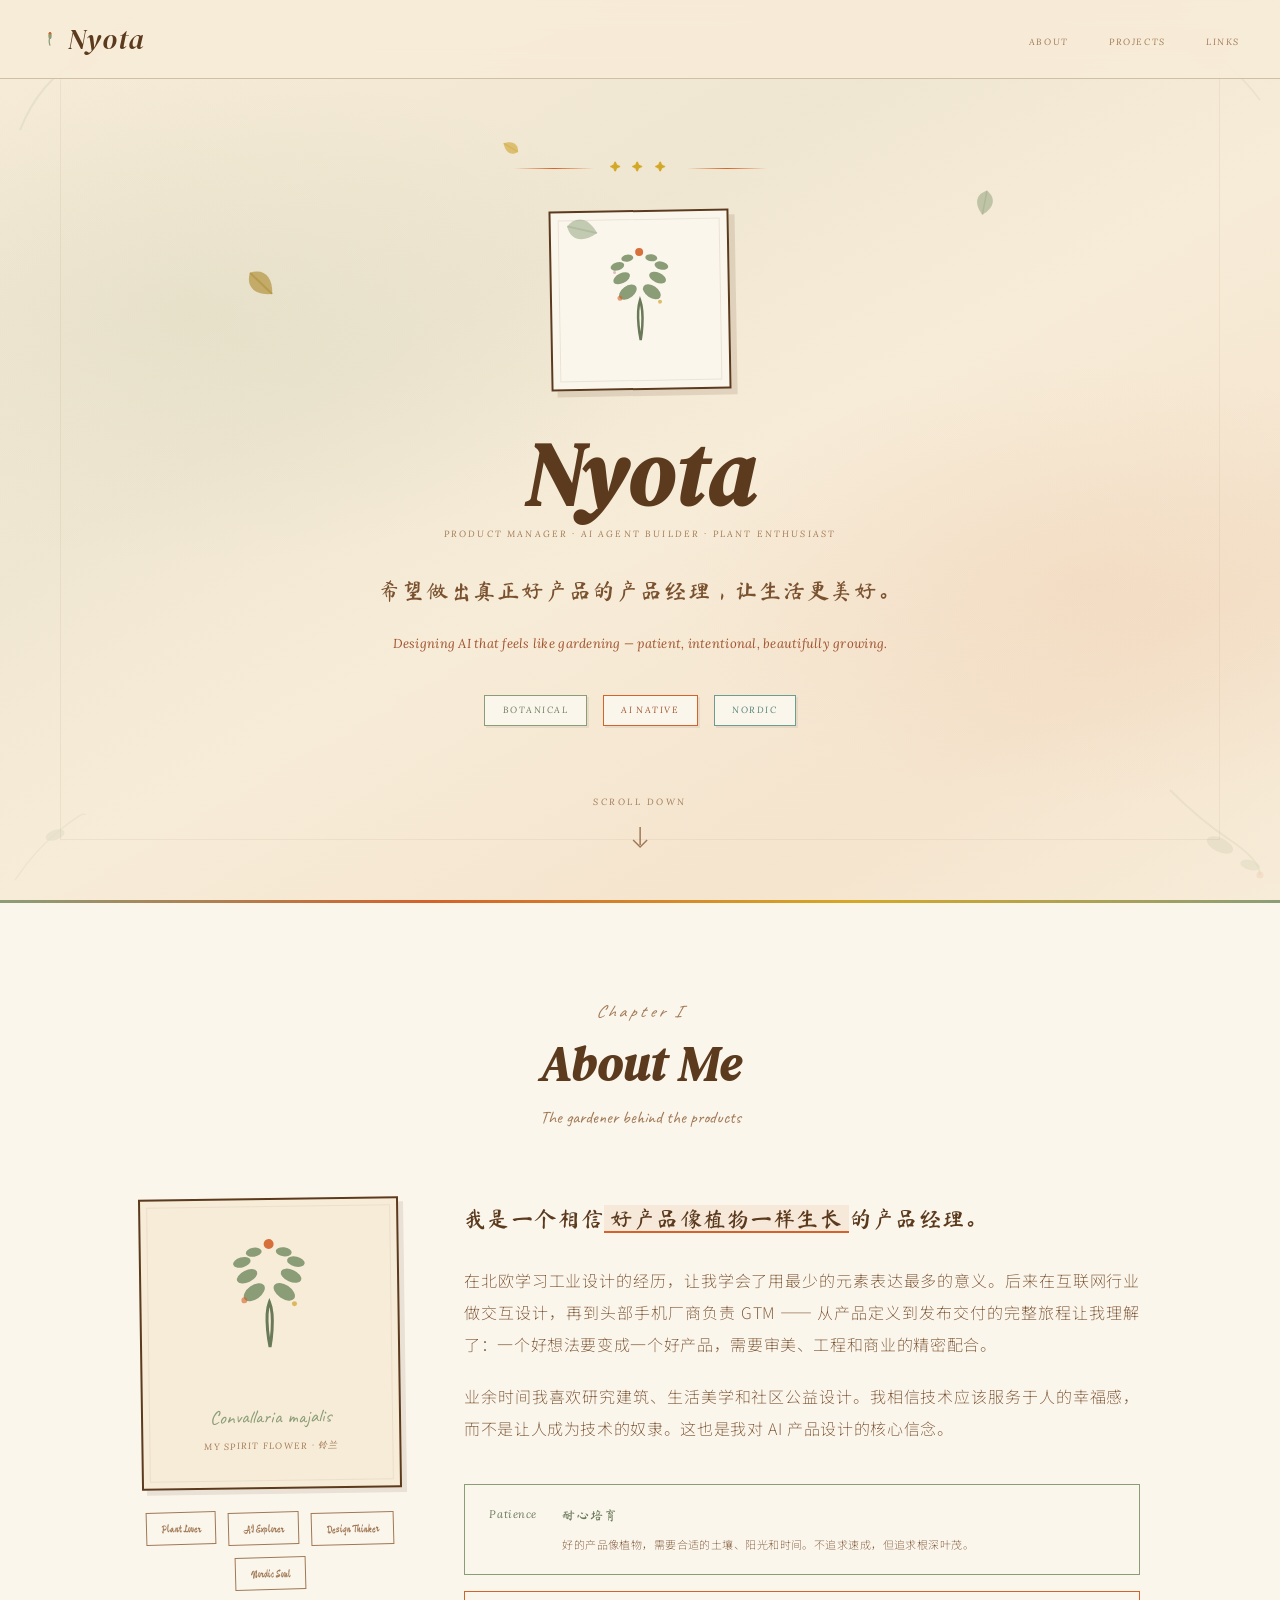
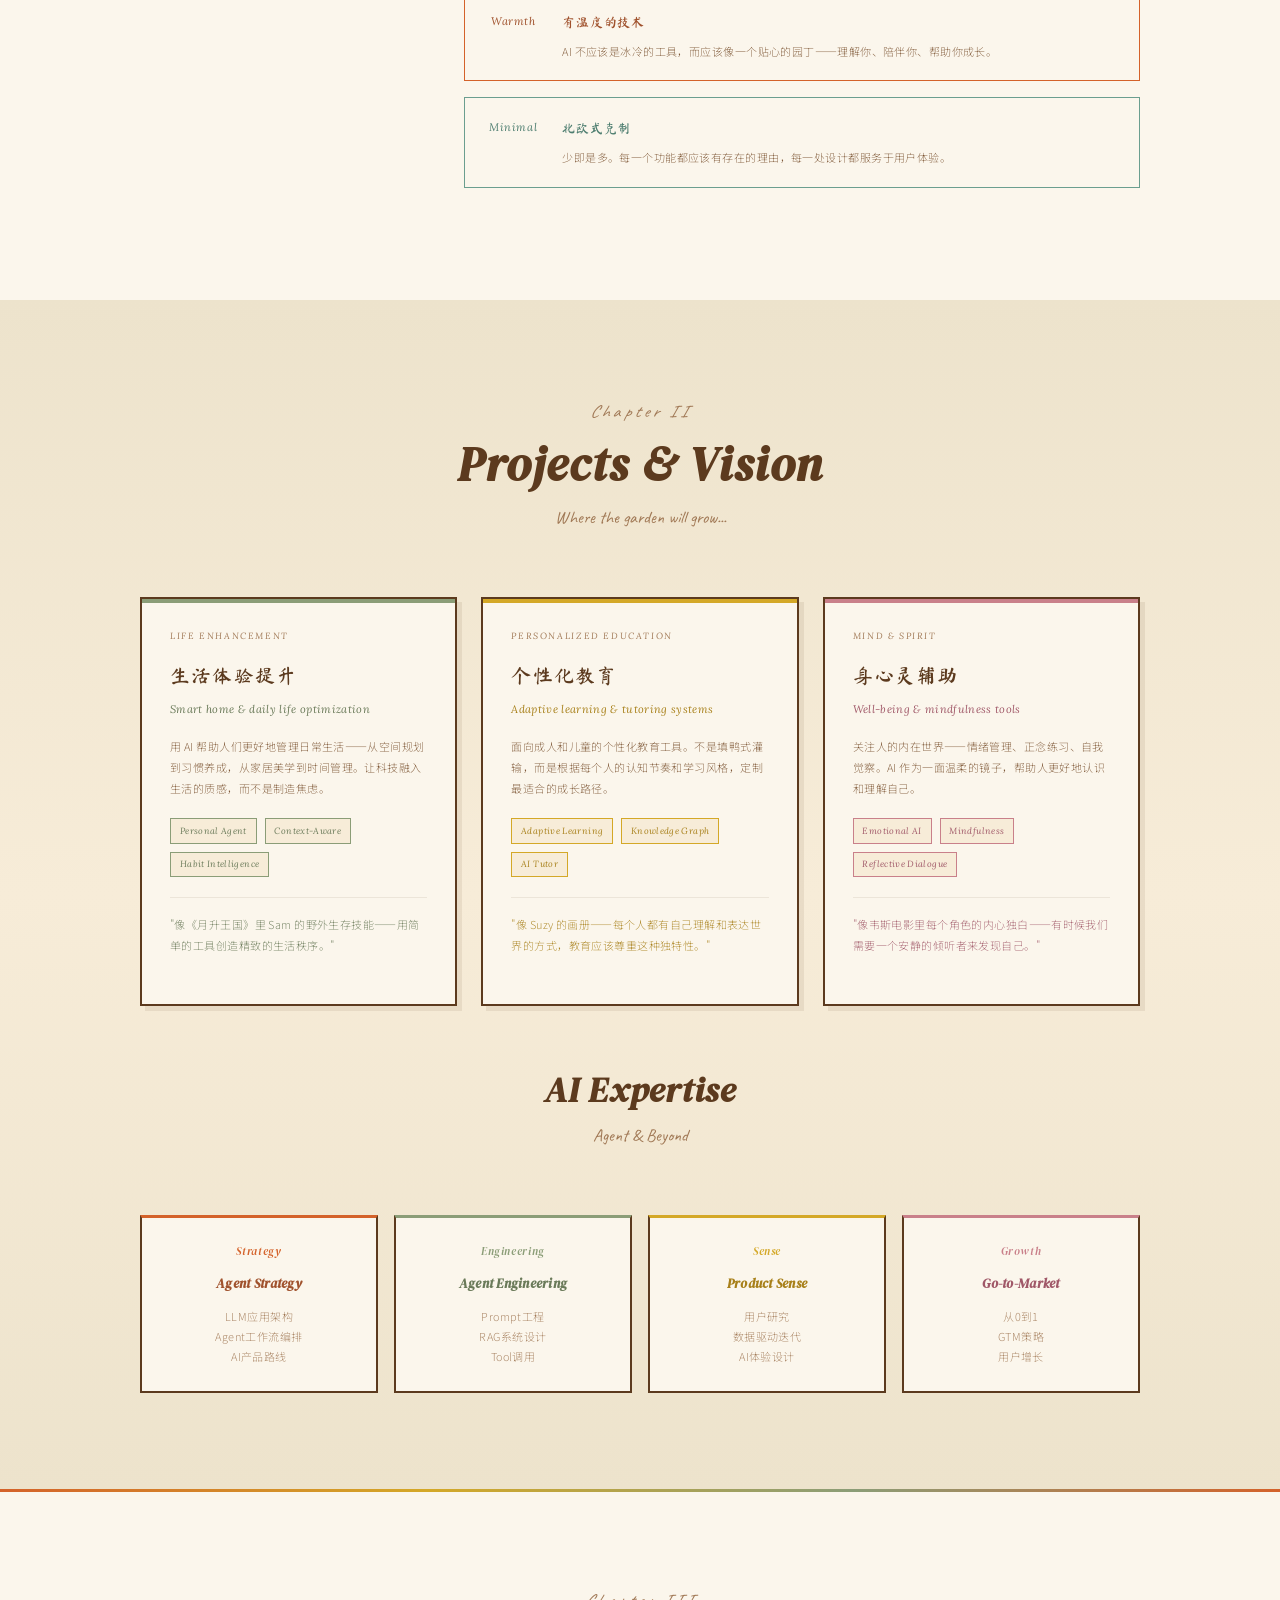
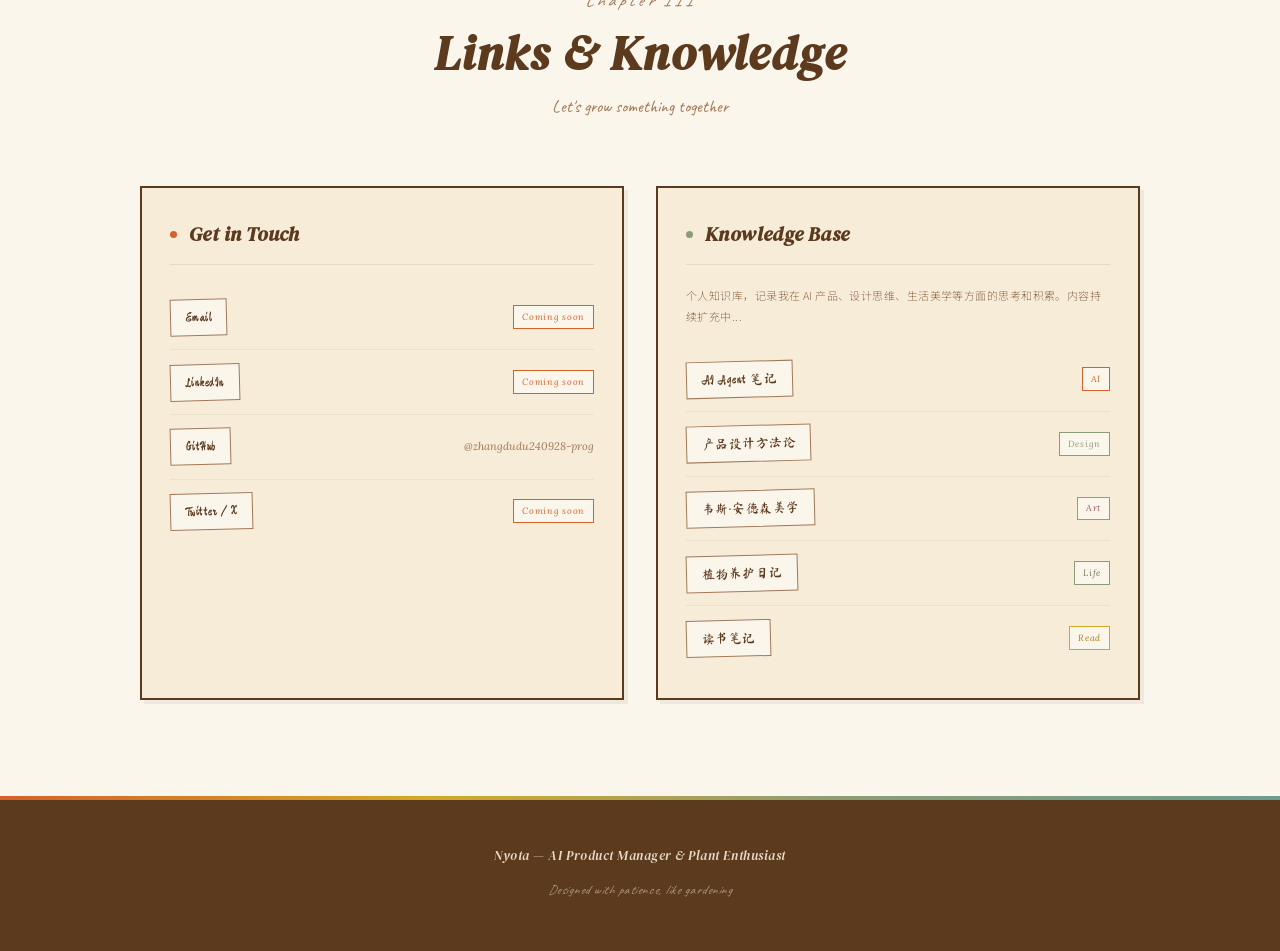
<file: index.html>
<!DOCTYPE html>
<html lang="zh-CN">
<head>
  <meta charset="UTF-8">
  <meta name="viewport" content="width=device-width, initial-scale=1.0">
  <title>Nyota — AI Product Manager</title>
  <link rel="preconnect" href="https://fonts.googleapis.com">
  <link rel="preconnect" href="https://fonts.gstatic.com" crossorigin>
  <link href="https://fonts.googleapis.com/css2?family=DM+Serif+Display:ital@0;1&family=Lora:ital,wght@0,400;1,400&family=Caveat:wght@500&family=Ma+Shan+Zheng&family=Noto+Serif+SC:wght@300;400;500&family=Noto+Sans+SC:wght@100;200;300&display=swap" rel="stylesheet">
  <style>
    :root {
      --cream:        #F7ECD8;
      --cream-dark:   #EDE3CC;
      --cream-light:  #FBF6EC;
      --orange:       #D4622A;
      --orange-deep:  #A0522D;
      --orange-light: rgba(212, 98, 42, 0.09);
      --sage:         #8B9D77;
      --sage-deep:    #6A7A59;
      --mustard:      #D4A827;
      --mustard-deep: #A8801A;
      --rose:         #C9808A;
      --rose-deep:    #A05868;
      --teal:         #6B9E8F;
      --teal-deep:    #4E7E70;
      --brown:        #5C3A1E;
      --brown-mid:    #7A5230;
      --brown-muted:  #A07855;

      /* type scale — 7 stops, no fractional px */
      --t-xs:   9px;
      --t-sm:  11px;
      --t-md:  13px;
      --t-base:16px;
      --t-lg:  20px;
      --t-xl:  28px;
      --t-2xl: clamp(2.5rem, 8vw, 5.5rem);

      /* fonts */
      --f-display: 'DM Serif Display', Georgia, serif;
      --f-serif:   'Lora', Georgia, serif;
      --f-hand:    'Caveat', cursive;
      --f-kai:     'Ma Shan Zheng', cursive;
      --f-zh-body: 'Noto Sans SC', sans-serif;
      --f-zh-head: 'Noto Serif SC', serif;
    }

    * { margin: 0; padding: 0; box-sizing: border-box; }
    html { scroll-behavior: smooth; }

    body {
      font-family: var(--f-zh-body);
      font-weight: 200;
      background: var(--cream);
      color: var(--brown);
      line-height: 1.8;
      font-size: var(--t-base);
    }

    /* ── Falling Leaves ── */
    #leaves-canvas {
      position: fixed;
      inset: 0;
      pointer-events: none;
      z-index: 50;
    }

    /* ── Navigation ── */
    nav {
      position: fixed;
      top: 0; left: 0; right: 0;
      z-index: 100;
      background: rgba(247, 236, 216, 0.96);
      backdrop-filter: blur(12px);
      border-bottom: 1px solid rgba(92,58,30,0.25);
      padding: 0.85rem 2rem;
    }

    nav .container {
      max-width: 1200px;
      margin: 0 auto;
      display: flex;
      justify-content: space-between;
      align-items: center;
    }

    .logo {
      font-family: var(--f-display);
      font-style: italic;
      font-size: var(--t-xl);
      color: var(--brown);
      text-decoration: none;
      letter-spacing: 0.03em;
      display: flex;
      align-items: center;
      gap: 0.5rem;
    }

    .logo::before {
      content: '';
      width: 20px; height: 20px;
      background: url("data:image/svg+xml,%3Csvg xmlns='http://www.w3.org/2000/svg' viewBox='0 0 24 24' fill='none'%3E%3Cpath d='M12 20c0 0-2-6 0-10' stroke='%238B9D77' stroke-width='1.5'/%3E%3Cellipse cx='12' cy='8' rx='2' ry='4' fill='%238B9D77'/%3E%3Ccircle cx='12' cy='5' r='1.5' fill='%23D4622A'/%3E%3C/svg%3E") no-repeat center;
      background-size: contain;
    }

    .nav-links {
      display: flex;
      gap: 2.5rem;
      list-style: none;
    }

    .nav-links a {
      font-family: var(--f-serif);
      font-style: italic;
      font-size: var(--t-xs);
      letter-spacing: 0.18em;
      text-transform: uppercase;
      color: var(--brown-muted);
      text-decoration: none;
      transition: color 0.3s;
      position: relative;
    }

    .nav-links a:hover { color: var(--orange); }

    .nav-links a::after {
      content: '';
      position: absolute;
      bottom: -4px; left: 0;
      width: 0; height: 1.5px;
      background: var(--orange);
      transition: width 0.3s;
    }

    .nav-links a:hover::after { width: 100%; }

    /* ── Corner Vines ── */
    .vine-decoration {
      position: absolute;
      pointer-events: none;
      opacity: 0.18;
    }
    .vine-top-left    { top: 0; left: 0; width: 150px; height: 150px; }
    .vine-top-right   { top: 0; right: 0; width: 120px; height: 120px; transform: scaleX(-1); }
    .vine-bottom-left { bottom: 0; left: 0; width: 100px; height: 100px; transform: scaleY(-1); }
    .vine-bottom-right{ bottom: 0; right: 0; width: 130px; height: 130px; transform: scale(-1); }

    /* ── Hero ── */
    .hero {
      min-height: 100vh;
      display: flex;
      align-items: center;
      justify-content: center;
      background: linear-gradient(150deg,
        var(--cream) 0%,
        rgba(139,157,119,0.07) 35%,
        var(--cream) 55%,
        rgba(212,98,42,0.06) 80%,
        var(--cream) 100%
      );
      position: relative;
      padding: 7rem 2rem 5rem;
      overflow: hidden;
    }

    .hero::before {
      content: '';
      position: absolute; inset: 0;
      background:
        radial-gradient(ellipse 70% 50% at 15% 35%, rgba(139,157,119,0.10) 0%, transparent 55%),
        radial-gradient(ellipse 60% 45% at 85% 65%, rgba(212,98,42,0.07) 0%, transparent 55%);
      pointer-events: none;
    }

    .hero::after {
      content: '';
      position: absolute;
      inset: 60px;
      border: 1px solid rgba(92,58,30,0.06);
      pointer-events: none;
    }

    .hero-content {
      text-align: center;
      max-width: 700px;
      position: relative;
      z-index: 1;
    }

    .hero-divider {
      display: flex;
      align-items: center;
      justify-content: center;
      gap: 1rem;
      margin-bottom: 2rem;
    }

    .hero-divider::before,
    .hero-divider::after {
      content: '';
      width: 80px; height: 1px;
      background: linear-gradient(90deg, transparent, var(--orange), transparent);
    }

    .hero-divider span {
      font-family: var(--f-serif);
      color: var(--mustard);
      font-size: var(--t-sm);
      letter-spacing: 0.4em;
    }

    .avatar-frame {
      width: 180px; height: 180px;
      margin: 0 auto 2.5rem;
      border: 2.5px solid var(--brown);
      background: var(--cream-light);
      display: flex;
      align-items: center;
      justify-content: center;
      box-shadow: 6px 6px 0 rgba(92,58,30,0.13);
      transform: rotate(-1deg);
      position: relative;
    }

    .avatar-frame::before {
      content: '';
      position: absolute; inset: 7px;
      border: 1px solid rgba(92,58,30,0.10);
      pointer-events: none;
    }

    .lily-icon { width: 120px; height: 120px; }

    .hero h1 {
      font-family: var(--f-display);
      font-style: italic;
      font-size: var(--t-2xl);
      color: var(--brown);
      margin-bottom: 0.5rem;
      letter-spacing: 0.02em;
      line-height: 1.0;
    }

    .hero .subtitle {
      font-family: var(--f-serif);
      font-style: italic;
      font-size: var(--t-xs);
      letter-spacing: 0.24em;
      text-transform: uppercase;
      color: var(--brown-muted);
      margin-bottom: 1.75rem;
    }

    .hero .tagline {
      font-family: var(--f-kai);
      font-size: clamp(1.05rem, 2.5vw, 1.4rem);
      color: var(--brown-mid);
      margin-bottom: 1.25rem;
      line-height: 1.9;
      letter-spacing: 0.08em;
    }

    .hero .quote {
      font-family: var(--f-serif);
      font-style: italic;
      font-size: var(--t-md);
      color: var(--orange-deep);
      margin-bottom: 2.5rem;
      line-height: 1.7;
      letter-spacing: 0.02em;
    }

    .badges {
      display: flex;
      justify-content: center;
      gap: 1rem;
      flex-wrap: wrap;
      margin-bottom: 3rem;
    }

    .badge {
      font-family: var(--f-serif);
      font-style: italic;
      font-size: var(--t-xs);
      letter-spacing: 0.16em;
      text-transform: uppercase;
      padding: 0.4rem 1.1rem;
      border: 1.5px solid;
      background: var(--cream-light);
      box-shadow: 2px 2px 0 rgba(0,0,0,0.06);
    }

    .badge.botanical { color: var(--sage-deep);  border-color: var(--sage); }
    .badge.ai        { color: var(--orange-deep); border-color: var(--orange); }
    .badge.nordic    { color: var(--teal-deep);   border-color: var(--teal); }

    .scroll-hint {
      position: absolute;
      bottom: 2.5rem; left: 50%;
      transform: translateX(-50%);
      text-align: center;
    }

    .scroll-hint span {
      display: block;
      font-family: var(--f-serif);
      font-style: italic;
      font-size: var(--t-xs);
      letter-spacing: 0.28em;
      text-transform: uppercase;
      color: var(--brown-muted);
      margin-bottom: 0.75rem;
    }

    .scroll-hint svg {
      color: var(--brown-muted);
      animation: bounce 2s infinite;
    }

    @keyframes bounce {
      0%, 100% { transform: translateY(0); }
      50%       { transform: translateY(8px); }
    }

    /* ── Sections ── */
    section { padding: 6rem 2rem; position: relative; }

    .container { max-width: 1000px; margin: 0 auto; }

    .section-header {
      text-align: center;
      margin-bottom: 4rem;
    }

    .chapter-num {
      font-family: var(--f-serif);
      font-style: italic;
      font-size: var(--t-sm);
      color: var(--orange);
      margin-bottom: 0.6rem;
      letter-spacing: 0.18em;
    }

    .section-header h2 {
      font-family: var(--f-display);
      font-style: italic;
      font-size: clamp(2rem, 5vw, 3rem);
      color: var(--brown);
      margin-bottom: 0.6rem;
      line-height: 1.15;
      letter-spacing: 0.02em;
    }

    .section-header p {
      font-family: var(--f-hand);
      font-size: 1.1rem;
      color: var(--brown-muted);
    }

    /* ── About ── */
    .about {
      background: var(--cream-light);
      position: relative;
    }

    .about::before {
      content: '';
      position: absolute; top: 0; left: 0; right: 0;
      height: 3px;
      background: linear-gradient(90deg, var(--sage), var(--orange), var(--mustard), var(--sage));
    }

    .about-grid {
      display: grid;
      grid-template-columns: 260px 1fr;
      gap: 4rem;
      align-items: start;
    }

    .about-sidebar { position: sticky; top: 100px; }

    .about-card {
      border: 2px solid var(--brown);
      padding: 2rem;
      background: var(--cream);
      text-align: center;
      box-shadow: 5px 5px 0 rgba(92,58,30,0.11);
      transform: rotate(-0.8deg);
      margin-bottom: 1.5rem;
      position: relative;
    }

    .about-card::after {
      content: '';
      position: absolute; inset: 6px;
      border: 1px solid rgba(92,58,30,0.07);
      pointer-events: none;
    }

    .about-card .lily-icon { width: 140px; height: 140px; margin-bottom: 1.25rem; }

    .about-card .latin {
      font-family: var(--f-hand);
      font-size: 1.2rem;
      color: var(--sage);
      margin-bottom: 0.25rem;
    }

    .about-card .note {
      font-family: var(--f-serif);
      font-style: italic;
      font-size: var(--t-xs);
      letter-spacing: 0.14em;
      text-transform: uppercase;
      color: var(--brown-muted);
    }

    .labels {
      display: flex;
      flex-wrap: wrap;
      gap: 0.75rem;
      justify-content: center;
    }

    .label {
      font-family: var(--f-kai);
      font-size: var(--t-sm);
      padding: 0.35rem 0.9rem;
      border: 1px solid var(--brown-muted);
      color: var(--brown-muted);
      background: var(--cream-light);
      transform: rotate(-1.5deg);
    }

    .about-text h3 {
      font-family: var(--f-kai);
      font-size: 1.4rem;
      font-weight: 400;
      margin-bottom: 1.5rem;
      color: var(--brown);
      line-height: 1.9;
      letter-spacing: 0.06em;
    }

    .about-text p {
      font-family: var(--f-zh-body);
      font-weight: 200;
      font-size: var(--t-base);
      color: var(--brown-mid);
      line-height: 2.0;
      margin-bottom: 1.25rem;
      text-align: justify;
      letter-spacing: 0.04em;
    }

    .highlight {
      background: var(--orange-light);
      padding: 0.1rem 0.35rem;
      border-bottom: 2px solid var(--orange);
      font-weight: 300;
    }

    .beliefs { margin-top: 2.5rem; }

    .belief-card {
      display: flex;
      gap: 1.25rem;
      padding: 1.2rem;
      margin-bottom: 1rem;
      border: 1.5px solid;
      background: var(--cream-light);
      transition: transform 0.3s, box-shadow 0.3s;
    }

    .belief-card:hover {
      transform: translateY(-2px);
      box-shadow: 4px 4px 0 rgba(0,0,0,0.05);
    }

    .belief-card.sage   { border-color: var(--sage); }
    .belief-card.salmon { border-color: var(--orange); }
    .belief-card.blue   { border-color: var(--teal); }

    .belief-icon {
      font-family: var(--f-serif);
      font-style: italic;
      font-size: var(--t-sm);
      min-width: 58px;
      text-align: center;
      line-height: 1.5;
      letter-spacing: 0.05em;
      padding-top: 2px;
    }

    .belief-card h4 {
      font-family: var(--f-kai);
      font-size: var(--t-md);
      font-weight: 400;
      margin-bottom: 0.4rem;
      letter-spacing: 0.06em;
    }

    .belief-card p {
      font-family: var(--f-zh-body);
      font-weight: 200;
      font-size: var(--t-sm);
      color: var(--brown-mid);
      margin: 0;
      line-height: 1.85;
      letter-spacing: 0.04em;
    }

    /* ── Projects ── */
    .projects {
      background: linear-gradient(180deg, var(--cream-dark) 0%, var(--cream) 50%, var(--cream-dark) 100%);
    }

    .project-grid {
      display: grid;
      grid-template-columns: repeat(3, 1fr);
      gap: 1.5rem;
    }

    .project-card {
      background: var(--cream-light);
      border: 2px solid var(--brown);
      padding: 1.75rem;
      position: relative;
      box-shadow: 5px 5px 0 rgba(92,58,30,0.09);
      transition: transform 0.3s;
    }

    .project-card:hover { transform: translateY(-4px); }

    .project-card::before {
      content: '';
      position: absolute; top: 0; left: 0; right: 0;
      height: 4px;
    }

    .project-card.life::before  { background: var(--sage); }
    .project-card.edu::before   { background: var(--mustard); }
    .project-card.mind::before  { background: var(--rose); }

    .project-card .category {
      font-family: var(--f-serif);
      font-style: italic;
      font-size: var(--t-xs);
      letter-spacing: 0.18em;
      text-transform: uppercase;
      color: var(--brown-muted);
      margin-bottom: 0.75rem;
    }

    .project-card h3 {
      font-family: var(--f-kai);
      font-size: 1.25rem;
      font-weight: 400;
      margin-bottom: 0.4rem;
      color: var(--brown);
      letter-spacing: 0.06em;
    }

    .project-card .desc-simple {
      font-family: var(--f-serif);
      font-style: italic;
      font-size: var(--t-sm);
      margin-bottom: 1rem;
      letter-spacing: 0.03em;
    }

    .project-card.life .desc-simple  { color: var(--sage-deep); }
    .project-card.edu .desc-simple   { color: var(--mustard-deep); }
    .project-card.mind .desc-simple  { color: var(--rose-deep); }

    .project-card > p {
      font-family: var(--f-zh-body);
      font-weight: 200;
      font-size: var(--t-sm);
      color: var(--brown-mid);
      margin-bottom: 1.25rem;
      line-height: 1.9;
      letter-spacing: 0.04em;
    }

    .ai-tags {
      display: flex;
      flex-wrap: wrap;
      gap: 0.5rem;
      margin-bottom: 1.25rem;
    }

    .ai-tag {
      font-family: var(--f-serif);
      font-style: italic;
      font-size: var(--t-xs);
      padding: 0.22rem 0.55rem;
      border: 1px solid;
      background: var(--cream);
      letter-spacing: 0.04em;
    }

    .project-card.life .ai-tag  { border-color: var(--sage);    color: var(--sage-deep); }
    .project-card.edu .ai-tag   { border-color: var(--mustard); color: var(--mustard-deep); }
    .project-card.mind .ai-tag  { border-color: var(--rose);    color: var(--rose-deep); }

    .wes-note {
      font-family: var(--f-hand);
      font-size: 1rem;
      padding-top: 1rem;
      border-top: 1px solid rgba(92,58,30,0.09);
      line-height: 1.6;
    }

    /* ── Skills ── */
    .skills-section { margin-top: 4rem; }

    .skills-grid {
      display: grid;
      grid-template-columns: repeat(4, 1fr);
      gap: 1rem;
    }

    .skill-card {
      background: var(--cream-light);
      border: 2px solid var(--brown);
      border-top-width: 3px;
      padding: 1.5rem;
      text-align: center;
      transition: transform 0.3s;
    }

    .skill-card:hover { transform: translateY(-3px); }

    .skill-card .skill-icon {
      font-family: var(--f-display);
      font-style: italic;
      font-size: var(--t-sm);
      letter-spacing: 0.06em;
      margin-bottom: 0.6rem;
      display: block;
    }

    .skill-card h4 {
      font-family: var(--f-display);
      font-style: italic;
      font-size: var(--t-md);
      margin-bottom: 0.75rem;
      letter-spacing: 0.02em;
    }

    .skill-card p {
      font-family: var(--f-zh-body);
      font-weight: 200;
      font-size: var(--t-sm);
      color: var(--brown-muted);
      white-space: pre-line;
      line-height: 1.8;
      letter-spacing: 0.04em;
    }

    /* ── Links ── */
    .links {
      background: var(--cream-light);
      position: relative;
    }

    .links::before {
      content: '';
      position: absolute; top: 0; left: 0; right: 0;
      height: 3px;
      background: linear-gradient(90deg, var(--orange), var(--mustard), var(--sage), var(--orange));
    }

    .links-grid {
      display: grid;
      grid-template-columns: repeat(2, 1fr);
      gap: 2rem;
    }

    .link-card {
      border: 2px solid var(--brown);
      padding: 1.75rem;
      background: var(--cream);
      box-shadow: 4px 4px 0 rgba(92,58,30,0.07);
    }

    .link-card h3 {
      font-family: var(--f-display);
      font-style: italic;
      font-size: var(--t-lg);
      color: var(--brown);
      margin-bottom: 1.25rem;
      padding-bottom: 0.75rem;
      border-bottom: 1.5px solid rgba(92,58,30,0.10);
      display: flex;
      align-items: center;
      gap: 0.75rem;
      letter-spacing: 0.02em;
    }

    .link-card h3::before {
      content: '';
      width: 7px; height: 7px;
      border-radius: 50%;
      flex-shrink: 0;
    }

    .link-card.contact h3::before   { background: var(--orange); }
    .link-card.knowledge h3::before { background: var(--sage); }

    .link-intro {
      font-family: var(--f-zh-body);
      font-weight: 200;
      font-size: var(--t-sm);
      color: var(--brown-mid);
      margin-bottom: 1.25rem;
      line-height: 1.9;
      letter-spacing: 0.04em;
    }

    .link-item {
      display: flex;
      justify-content: space-between;
      align-items: center;
      padding: 0.85rem 0;
      border-bottom: 1px solid rgba(92,58,30,0.06);
      transition: background 0.2s;
    }

    .link-item:hover {
      background: rgba(255,255,255,0.55);
      margin: 0 -0.5rem;
      padding-left: 0.5rem;
      padding-right: 0.5rem;
      border-radius: 3px;
    }

    .link-item:last-child { border-bottom: none; }

    .link-item .label {
      font-family: var(--f-kai);
      font-size: var(--t-md);
      color: var(--brown);
      letter-spacing: 0.04em;
    }

    .link-item .value {
      font-family: var(--f-serif);
      font-style: italic;
      font-size: var(--t-sm);
      color: var(--brown-muted);
    }

    .link-item .tag {
      font-family: var(--f-serif);
      font-style: italic;
      font-size: var(--t-xs);
      padding: 0.18rem 0.5rem;
      border: 1px solid;
      background: var(--cream-light);
      letter-spacing: 0.08em;
    }

    /* ── Footer ── */
    footer {
      background: var(--brown);
      color: var(--cream);
      text-align: center;
      padding: 3rem 2rem;
      position: relative;
    }

    footer::before {
      content: '';
      position: absolute; top: 0; left: 0; right: 0;
      height: 4px;
      background: linear-gradient(90deg, var(--orange), var(--mustard), var(--sage), var(--teal));
    }

    footer p {
      font-family: var(--f-display);
      font-style: italic;
      font-size: var(--t-md);
      opacity: 0.9;
      letter-spacing: 0.04em;
    }

    footer .sub {
      margin-top: 0.75rem;
      font-family: var(--f-hand);
      font-size: var(--t-md);
      opacity: 0.5;
    }

    /* ── Mobile ── */
    @media (max-width: 900px) {
      .about-grid { grid-template-columns: 1fr; }
      .about-sidebar { position: static; display: flex; gap: 2rem; align-items: center; }
      .project-grid { grid-template-columns: 1fr; }
      .skills-grid { grid-template-columns: repeat(2, 1fr); }
      .links-grid { grid-template-columns: 1fr; }
    }

    @media (max-width: 600px) {
      .nav-links { gap: 1.25rem; }
      .skills-grid { grid-template-columns: 1fr; }
      .about-sidebar { flex-direction: column; }
      .hero { padding: 6rem 1.5rem 4rem; }
      section { padding: 4rem 1.5rem; }
    }
  </style>
</head>
<body>
  <canvas id="leaves-canvas"></canvas>

  <!-- Navigation -->
  <nav>
    <div class="container">
      <a href="#" class="logo">Nyota</a>
      <ul class="nav-links">
        <li><a href="#about">About</a></li>
        <li><a href="#projects">Projects</a></li>
        <li><a href="#links">Links</a></li>
      </ul>
    </div>
  </nav>

  <!-- Hero -->
  <section class="hero">
    <svg class="vine-decoration vine-top-left" viewBox="0 0 150 150" fill="none">
      <path d="M20,130 Q40,80 80,60 T130,20" stroke="#8B9D77" stroke-width="2" fill="none" opacity="0.7"/>
      <ellipse cx="85" cy="55" rx="15" ry="8" fill="#8B9D77" transform="rotate(-30 85 55)" opacity="0.7"/>
      <ellipse cx="120" cy="30" rx="12" ry="6" fill="#8B9D77" transform="rotate(-20 120 30)" opacity="0.6"/>
      <circle cx="130" cy="20" r="4" fill="#D4622A" opacity="0.6"/>
    </svg>
    <svg class="vine-decoration vine-top-right" viewBox="0 0 120 120" fill="none">
      <path d="M20,100 Q50,60 90,40 T110,15" stroke="#8B9D77" stroke-width="1.5" fill="none" opacity="0.6"/>
      <ellipse cx="70" cy="50" rx="12" ry="6" fill="#8B9D77" transform="rotate(-25 70 50)" opacity="0.6"/>
      <circle cx="110" cy="15" r="3" fill="#C8960E" opacity="0.5"/>
    </svg>
    <svg class="vine-decoration vine-bottom-left" viewBox="0 0 100 100" fill="none">
      <path d="M15,20 Q35,50 60,70 T85,85" stroke="#8B9D77" stroke-width="1.5" fill="none" opacity="0.5"/>
      <ellipse cx="55" cy="65" rx="10" ry="5" fill="#8B9D77" transform="rotate(20 55 65)" opacity="0.6"/>
    </svg>
    <svg class="vine-decoration vine-bottom-right" viewBox="0 0 130 130" fill="none">
      <path d="M110,110 Q80,80 50,60 T20,25" stroke="#8B9D77" stroke-width="2" fill="none" opacity="0.6"/>
      <ellipse cx="60" cy="55" rx="14" ry="7" fill="#8B9D77" transform="rotate(25 60 55)" opacity="0.7"/>
      <ellipse cx="30" cy="35" rx="10" ry="5" fill="#8B9D77" transform="rotate(15 30 35)" opacity="0.6"/>
      <circle cx="20" cy="25" r="3.5" fill="#D4622A" opacity="0.5"/>
    </svg>

    <div class="hero-content">
      <div class="hero-divider"><span>✦ ✦ ✦</span></div>

      <div class="avatar-frame">
        <svg class="lily-icon" viewBox="0 0 120 120" fill="none">
          <path d="M60 100 C60 100, 55 75, 60 60 C65 75, 60 100, 60 100" stroke="#6A7A59" stroke-width="2.5" fill="none"/>
          <ellipse cx="48" cy="52" rx="10" ry="6" fill="#8B9D77" transform="rotate(-35 48 52)"/>
          <ellipse cx="72" cy="52" rx="10" ry="6" fill="#8B9D77" transform="rotate(35 72 52)"/>
          <ellipse cx="42" cy="38" rx="9" ry="5" fill="#8B9D77" transform="rotate(-25 42 38)"/>
          <ellipse cx="78" cy="38" rx="9" ry="5" fill="#8B9D77" transform="rotate(25 78 38)"/>
          <ellipse cx="38" cy="26" rx="7" ry="4" fill="#8B9D77" transform="rotate(-15 38 26)"/>
          <ellipse cx="82" cy="26" rx="7" ry="4" fill="#8B9D77" transform="rotate(15 82 26)"/>
          <ellipse cx="48" cy="18" rx="6" ry="3.5" fill="#8B9D77" transform="rotate(-8 48 18)"/>
          <ellipse cx="72" cy="18" rx="6" ry="3.5" fill="#8B9D77" transform="rotate(8 72 18)"/>
          <circle cx="60" cy="12" r="4" fill="#D4622A" opacity="0.9"/>
          <circle cx="40" cy="58" r="2.5" fill="#D4622A" opacity="0.6"/>
          <circle cx="80" cy="62" r="2" fill="#C8960E" opacity="0.6"/>
          <circle cx="35" cy="32" r="1.5" fill="#C9808A" opacity="0.5"/>
        </svg>
      </div>

      <h1>Nyota</h1>
      <p class="subtitle">Product Manager &middot; AI Agent Builder &middot; Plant Enthusiast</p>
      <p class="tagline">希望做出真正好产品的产品经理，让生活更美好。</p>
      <p class="quote">Designing AI that feels like gardening — patient, intentional, beautifully growing.</p>

      <div class="badges">
        <span class="badge botanical">Botanical</span>
        <span class="badge ai">AI Native</span>
        <span class="badge nordic">Nordic</span>
      </div>
    </div>

    <div class="scroll-hint">
      <span>Scroll Down</span>
      <svg width="20" height="30" viewBox="0 0 20 30" fill="none" stroke="currentColor" stroke-width="1.5">
        <path d="M10 5v18M3 18l7 7 7-7"/>
      </svg>
    </div>
  </section>

  <!-- About -->
  <section id="about" class="about">
    <div class="container">
      <div class="section-header">
        <p class="chapter-num">Chapter I</p>
        <h2>About Me</h2>
        <p>The gardener behind the products</p>
      </div>

      <div class="about-grid">
        <div class="about-sidebar">
          <div class="about-card">
            <svg class="lily-icon" viewBox="0 0 140 140" fill="none" style="width:140px;height:140px;">
              <path d="M70 115 C70 115, 64 85, 70 70 C76 85, 70 115, 70 115" stroke="#6A7A59" stroke-width="3" fill="none"/>
              <ellipse cx="55" cy="60" rx="12" ry="7" fill="#8B9D77" transform="rotate(-35 55 60)"/>
              <ellipse cx="85" cy="60" rx="12" ry="7" fill="#8B9D77" transform="rotate(35 85 60)"/>
              <ellipse cx="48" cy="44" rx="11" ry="6" fill="#8B9D77" transform="rotate(-25 48 44)"/>
              <ellipse cx="92" cy="44" rx="11" ry="6" fill="#8B9D77" transform="rotate(25 92 44)"/>
              <ellipse cx="43" cy="30" rx="9" ry="5" fill="#8B9D77" transform="rotate(-15 43 30)"/>
              <ellipse cx="97" cy="30" rx="9" ry="5" fill="#8B9D77" transform="rotate(15 97 30)"/>
              <ellipse cx="55" cy="20" rx="8" ry="4.5" fill="#8B9D77" transform="rotate(-8 55 20)"/>
              <ellipse cx="85" cy="20" rx="8" ry="4.5" fill="#8B9D77" transform="rotate(8 85 20)"/>
              <circle cx="70" cy="12" r="5" fill="#D4622A" opacity="0.9"/>
              <circle cx="45" cy="68" r="3" fill="#D4622A" opacity="0.6"/>
              <circle cx="95" cy="72" r="2.5" fill="#C8960E" opacity="0.6"/>
            </svg>
            <p class="latin">Convallaria majalis</p>
            <p class="note">My spirit flower &middot; 铃兰</p>
          </div>

          <div class="labels">
            <span class="label">Plant Lover</span>
            <span class="label">AI Explorer</span>
            <span class="label">Design Thinker</span>
            <span class="label">Nordic Soul</span>
          </div>
        </div>

        <div class="about-text">
          <h3>我是一个相信<span class="highlight">好产品像植物一样生长</span>的产品经理。</h3>
          <p>在北欧学习工业设计的经历，让我学会了用最少的元素表达最多的意义。后来在互联网行业做交互设计，再到头部手机厂商负责 GTM —— 从产品定义到发布交付的完整旅程让我理解了：一个好想法要变成一个好产品，需要审美、工程和商业的精密配合。</p>
          <p>业余时间我喜欢研究建筑、生活美学和社区公益设计。我相信技术应该服务于人的幸福感，而不是让人成为技术的奴隶。这也是我对 AI 产品设计的核心信念。</p>

          <div class="beliefs">
            <div class="belief-card sage">
              <span class="belief-icon" style="color: var(--sage-deep);">Patience</span>
              <div>
                <h4 style="color: var(--sage-deep);">耐心培育</h4>
                <p>好的产品像植物，需要合适的土壤、阳光和时间。不追求速成，但追求根深叶茂。</p>
              </div>
            </div>
            <div class="belief-card salmon">
              <span class="belief-icon" style="color: var(--orange-deep);">Warmth</span>
              <div>
                <h4 style="color: var(--orange-deep);">有温度的技术</h4>
                <p>AI 不应该是冰冷的工具，而应该像一个贴心的园丁——理解你、陪伴你、帮助你成长。</p>
              </div>
            </div>
            <div class="belief-card blue">
              <span class="belief-icon" style="color: var(--teal-deep);">Minimal</span>
              <div>
                <h4 style="color: var(--teal-deep);">北欧式克制</h4>
                <p>少即是多。每一个功能都应该有存在的理由，每一处设计都服务于用户体验。</p>
              </div>
            </div>
          </div>
        </div>
      </div>
    </div>
  </section>

  <!-- Projects -->
  <section id="projects" class="projects">
    <div class="container">
      <div class="section-header">
        <p class="chapter-num">Chapter II</p>
        <h2>Projects &amp; Vision</h2>
        <p>Where the garden will grow...</p>
      </div>

      <div class="project-grid">
        <div class="project-card life">
          <p class="category">Life Enhancement</p>
          <h3>生活体验提升</h3>
          <p class="desc-simple">Smart home &amp; daily life optimization</p>
          <p>用 AI 帮助人们更好地管理日常生活——从空间规划到习惯养成，从家居美学到时间管理。让科技融入生活的质感，而不是制造焦虑。</p>
          <div class="ai-tags">
            <span class="ai-tag">Personal Agent</span>
            <span class="ai-tag">Context-Aware</span>
            <span class="ai-tag">Habit Intelligence</span>
          </div>
          <p class="wes-note" style="color: var(--sage-deep);">"像《月升王国》里 Sam 的野外生存技能——用简单的工具创造精致的生活秩序。"</p>
        </div>

        <div class="project-card edu">
          <p class="category">Personalized Education</p>
          <h3>个性化教育</h3>
          <p class="desc-simple">Adaptive learning &amp; tutoring systems</p>
          <p>面向成人和儿童的个性化教育工具。不是填鸭式灌输，而是根据每个人的认知节奏和学习风格，定制最适合的成长路径。</p>
          <div class="ai-tags">
            <span class="ai-tag">Adaptive Learning</span>
            <span class="ai-tag">Knowledge Graph</span>
            <span class="ai-tag">AI Tutor</span>
          </div>
          <p class="wes-note" style="color: var(--mustard-deep);">"像 Suzy 的画册——每个人都有自己理解和表达世界的方式，教育应该尊重这种独特性。"</p>
        </div>

        <div class="project-card mind">
          <p class="category">Mind &amp; Spirit</p>
          <h3>身心灵辅助</h3>
          <p class="desc-simple">Well-being &amp; mindfulness tools</p>
          <p>关注人的内在世界——情绪管理、正念练习、自我觉察。AI 作为一面温柔的镜子，帮助人更好地认识和理解自己。</p>
          <div class="ai-tags">
            <span class="ai-tag">Emotional AI</span>
            <span class="ai-tag">Mindfulness</span>
            <span class="ai-tag">Reflective Dialogue</span>
          </div>
          <p class="wes-note" style="color: var(--rose-deep);">"像韦斯电影里每个角色的内心独白——有时候我们需要一个安静的倾听者来发现自己。"</p>
        </div>
      </div>

      <div class="skills-section">
        <div class="section-header">
          <h2 style="font-size: clamp(1.6rem, 3vw, 2.2rem);">AI Expertise</h2>
          <p>Agent &amp; Beyond</p>
        </div>

        <div class="skills-grid">
          <div class="skill-card" style="border-top-color: var(--orange);">
            <span class="skill-icon" style="color: var(--orange);">Strategy</span>
            <h4 style="color: var(--orange-deep);">Agent Strategy</h4>
            <p>LLM应用架构
Agent工作流编排
AI产品路线</p>
          </div>
          <div class="skill-card" style="border-top-color: var(--sage);">
            <span class="skill-icon" style="color: var(--sage);">Engineering</span>
            <h4 style="color: var(--sage-deep);">Agent Engineering</h4>
            <p>Prompt工程
RAG系统设计
Tool调用</p>
          </div>
          <div class="skill-card" style="border-top-color: var(--mustard);">
            <span class="skill-icon" style="color: var(--mustard);">Sense</span>
            <h4 style="color: var(--mustard-deep);">Product Sense</h4>
            <p>用户研究
数据驱动迭代
AI体验设计</p>
          </div>
          <div class="skill-card" style="border-top-color: var(--rose);">
            <span class="skill-icon" style="color: var(--rose);">Growth</span>
            <h4 style="color: var(--rose-deep);">Go-to-Market</h4>
            <p>从0到1
GTM策略
用户增长</p>
          </div>
        </div>
      </div>
    </div>
  </section>

  <!-- Links -->
  <section id="links" class="links">
    <div class="container">
      <div class="section-header">
        <p class="chapter-num">Chapter III</p>
        <h2>Links &amp; Knowledge</h2>
        <p>Let's grow something together</p>
      </div>

      <div class="links-grid">
        <div class="link-card contact">
          <h3>Get in Touch</h3>
          <div class="link-item">
            <span class="label">Email</span>
            <span class="tag" style="border-color: var(--orange); color: var(--orange);">Coming soon</span>
          </div>
          <div class="link-item">
            <span class="label">LinkedIn</span>
            <span class="tag" style="border-color: var(--orange); color: var(--orange);">Coming soon</span>
          </div>
          <div class="link-item">
            <span class="label">GitHub</span>
            <span class="value">@zhangdudu240928-prog</span>
          </div>
          <div class="link-item">
            <span class="label">Twitter / X</span>
            <span class="tag" style="border-color: var(--orange); color: var(--orange);">Coming soon</span>
          </div>
        </div>

        <div class="link-card knowledge">
          <h3>Knowledge Base</h3>
          <p class="link-intro">个人知识库，记录我在 AI 产品、设计思维、生活美学等方面的思考和积累。内容持续扩充中...</p>
          <div class="link-item">
            <span class="label">AI Agent 笔记</span>
            <span class="tag" style="border-color: var(--orange); color: var(--orange);">AI</span>
          </div>
          <div class="link-item">
            <span class="label">产品设计方法论</span>
            <span class="tag" style="border-color: var(--sage); color: var(--sage);">Design</span>
          </div>
          <div class="link-item">
            <span class="label">韦斯·安德森美学</span>
            <span class="tag" style="border-color: var(--rose); color: var(--rose-deep);">Art</span>
          </div>
          <div class="link-item">
            <span class="label">植物养护日记</span>
            <span class="tag" style="border-color: var(--sage); color: var(--sage-deep);">Life</span>
          </div>
          <div class="link-item">
            <span class="label">读书笔记</span>
            <span class="tag" style="border-color: var(--mustard); color: var(--mustard-deep);">Read</span>
          </div>
        </div>
      </div>
    </div>
  </section>

  <!-- Footer -->
  <footer>
    <p>Nyota — AI Product Manager &amp; Plant Enthusiast</p>
    <p class="sub">Designed with patience, like gardening</p>
  </footer>

  <script>
    const canvas = document.getElementById('leaves-canvas');
    const ctx = canvas.getContext('2d');

    function resize() {
      canvas.width = window.innerWidth;
      canvas.height = window.innerHeight;
    }
    resize();
    window.addEventListener('resize', resize);

    const LEAF_COLORS = [
      '#8B9D77', '#6A7A59', '#8B6914',
      '#D4622A', '#A8461A',
      '#C8960E', '#9E7408',
      '#A0522D', '#C9808A',
    ];

    function drawLeaf(ctx, x, y, size, angle, color) {
      ctx.save();
      ctx.translate(x, y);
      ctx.rotate(angle);
      ctx.beginPath();
      ctx.moveTo(0, -size);
      ctx.bezierCurveTo(size * 0.8, -size * 0.6, size * 0.9, size * 0.2, 0, size);
      ctx.bezierCurveTo(-size * 0.9, size * 0.2, -size * 0.8, -size * 0.6, 0, -size);
      ctx.fillStyle = color;
      ctx.globalAlpha = 0.50;
      ctx.fill();
      ctx.beginPath();
      ctx.moveTo(0, -size);
      ctx.lineTo(0, size);
      ctx.strokeStyle = color;
      ctx.globalAlpha = 0.30;
      ctx.lineWidth = size * 0.12;
      ctx.stroke();
      ctx.restore();
    }

    class Leaf {
      constructor() { this.reset(true); }
      reset(initial) {
        this.x = Math.random() * canvas.width;
        this.y = initial ? Math.random() * canvas.height - canvas.height : -20;
        this.size = 6 + Math.random() * 10;
        this.speedY = 0.4 + Math.random() * 0.9;
        this.speedX = (Math.random() - 0.5) * 0.6;
        this.angle = Math.random() * Math.PI * 2;
        this.rotSpeed = (Math.random() - 0.5) * 0.025;
        this.swing = (Math.random() - 0.5) * 1.2;
        this.swingFreq = 0.008 + Math.random() * 0.012;
        this.swingOffset = Math.random() * Math.PI * 2;
        this.color = LEAF_COLORS[Math.floor(Math.random() * LEAF_COLORS.length)];
        this.t = 0;
      }
      update() {
        this.t++;
        this.x += this.speedX + Math.sin(this.t * this.swingFreq + this.swingOffset) * this.swing;
        this.y += this.speedY;
        this.angle += this.rotSpeed;
        if (this.y > canvas.height + 20) this.reset(false);
      }
      draw() { drawLeaf(ctx, this.x, this.y, this.size, this.angle, this.color); }
    }

    const leaves = Array.from({ length: 28 }, () => new Leaf());

    function animate() {
      ctx.clearRect(0, 0, canvas.width, canvas.height);
      for (const leaf of leaves) { leaf.update(); leaf.draw(); }
      requestAnimationFrame(animate);
    }
    animate();
  </script>
</body>
</html>
</file>
